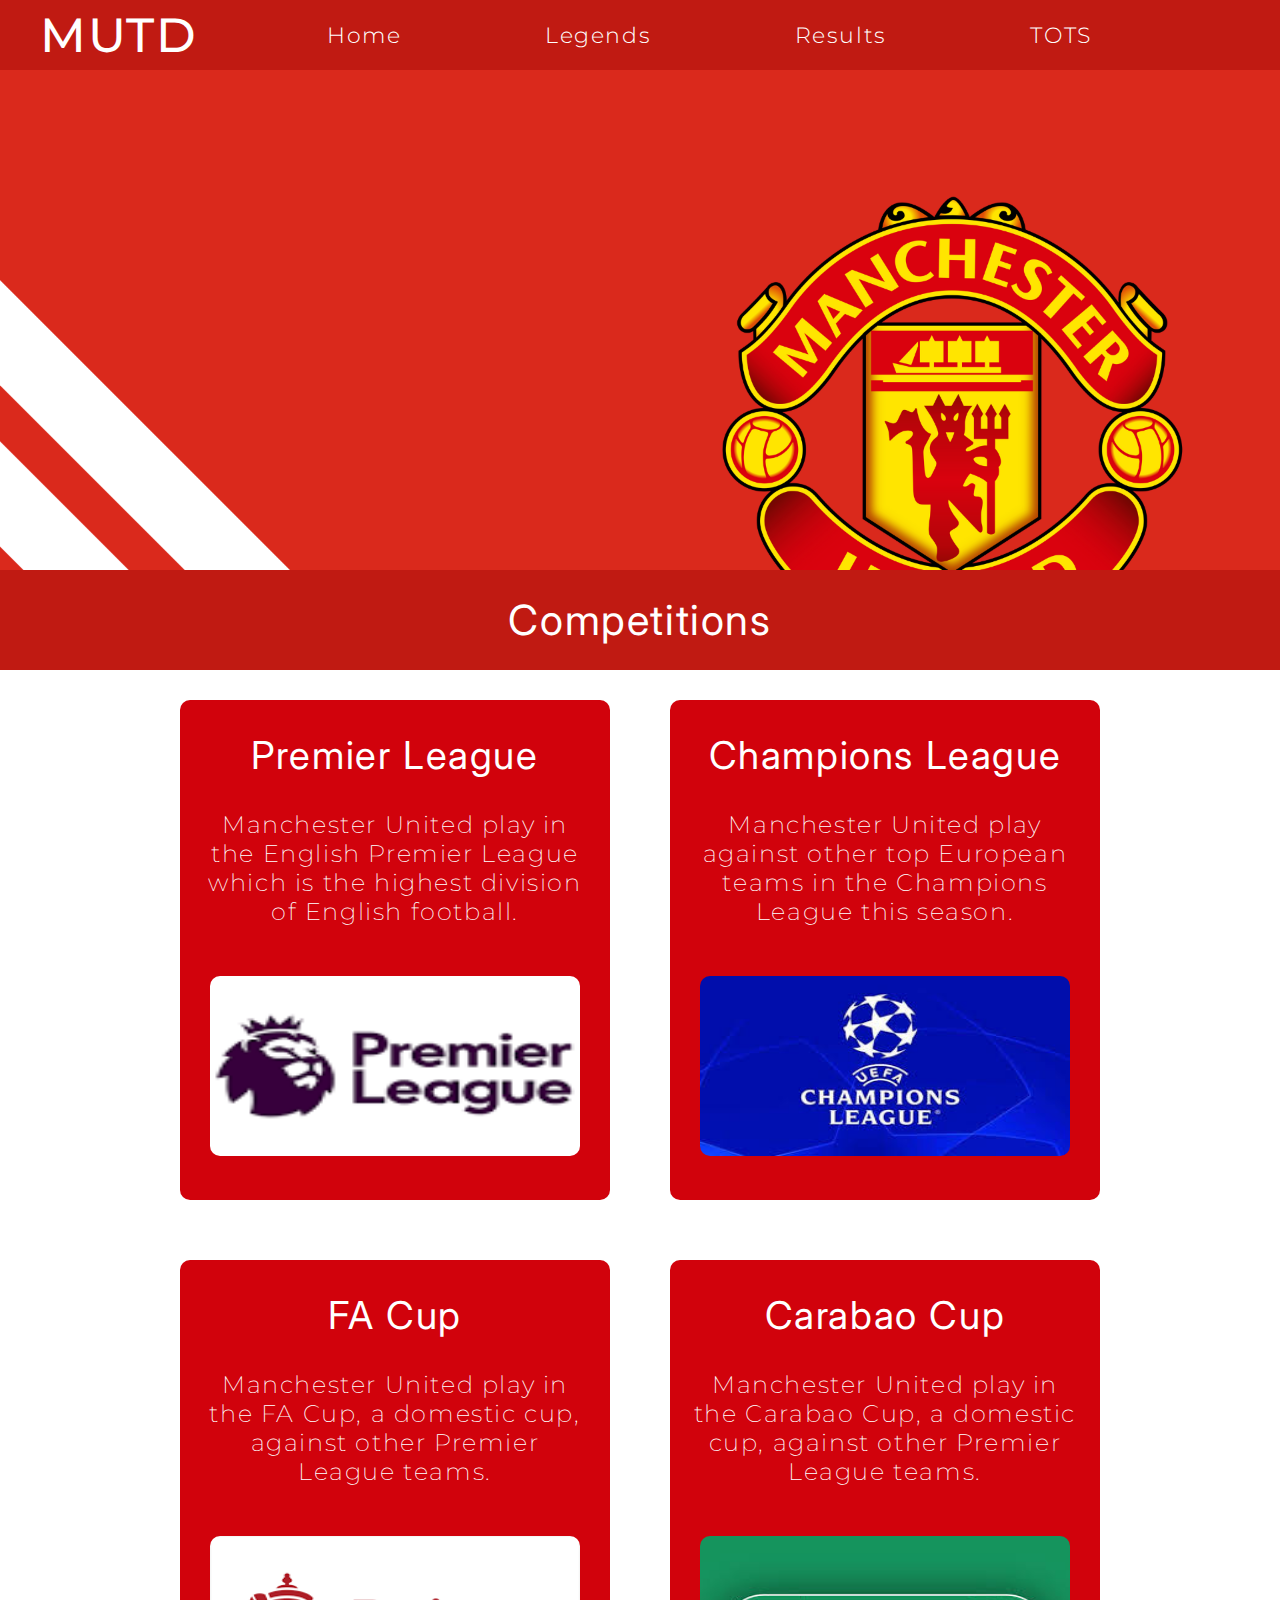
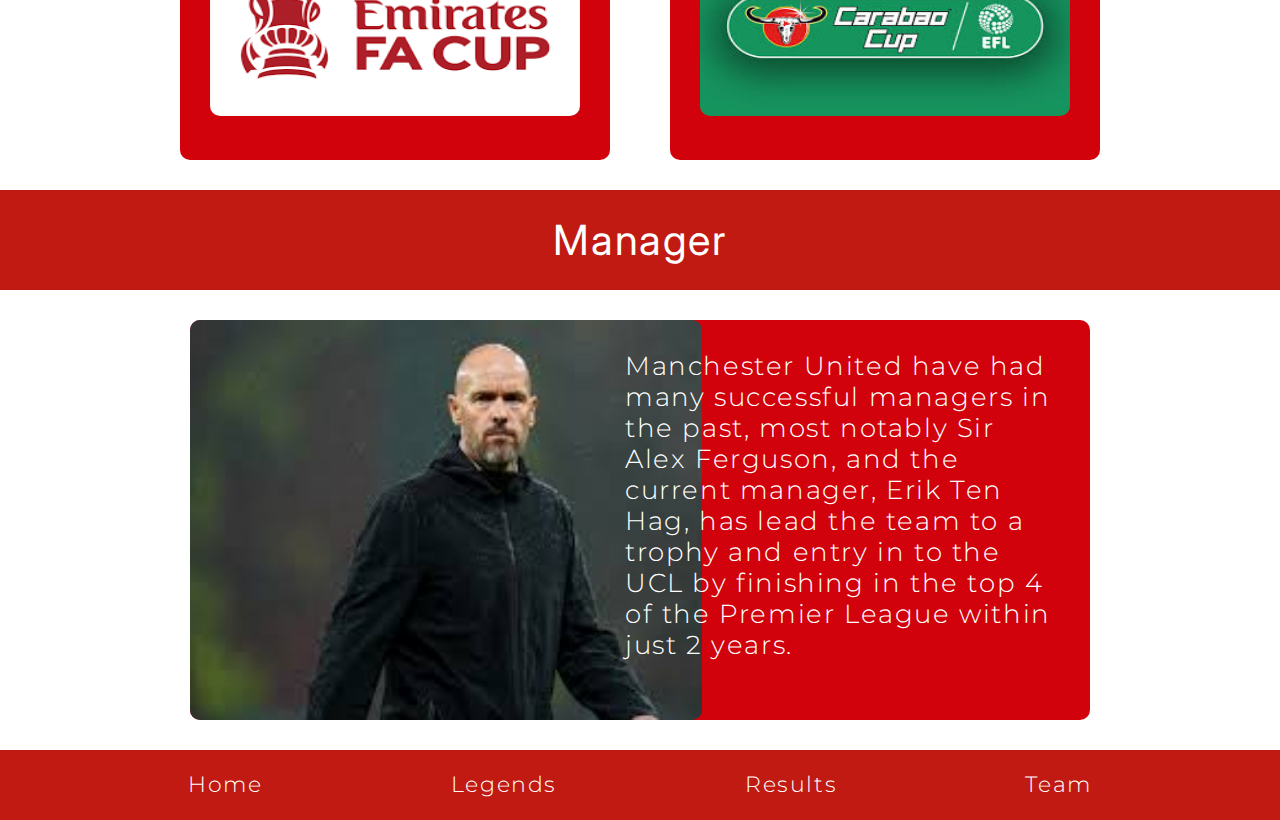
<file: index.html>
<!DOCTYPE html>
<html lang="en">
<head>
  <meta charset="UTF-8">
  <title>MUTD - Home</title>

  <link rel="stylesheet" href="styles.css">
</head>
<body>

<div class="container">

  <div class="navbar-container">
    <div class="navbar-extra">
      <h2>MUTD</h2>
    </div>
    <div class="navbar-elements">
      <a href="index.html">Home</a>
      <a href="legends.html">Legends</a>
      <a href="results.html">Results</a>
      <a href="team.html">TOTS</a>
    </div>
  </div>

  <div class="image-container"></div>

  <div class="competition-header">
    <h3>Competitions</h3>
  </div>

  <div class="competition-container">

    <div class="epl">
      <h2>Premier League</h2>
      <p>Manchester United play in the English Premier League which is the highest division of English football.</p>
      <img src="images/epl.png" alt="EPL">
    </div>

    <div class="ucl">
      <h2>Champions League</h2>
      <p>Manchester United play against other top European teams in the Champions League this season.</p>
      <img src="images/ucl.png" alt="UCL">
    </div>

    <div class="fa-cup">
      <h2>FA Cup</h2>
      <p>Manchester United play in the FA Cup, a domestic cup, against other Premier League teams.</p>
      <img src="images/facup.png" alt="FA Cup">
    </div>

    <div class="league-cup">
      <h2>Carabao Cup</h2>
      <p>Manchester United play in the Carabao Cup, a domestic cup, against other Premier League teams.</p>
      <img src="images/ccup.png" alt="Carabao Cup">
    </div>
  </div>

  <div class="information-header">
    <h3>Manager</h3>
  </div>

  <div class="information-container">
    <div class="information-box">

      <div class="left-box"></div>

      <div class="right-box">
        <p>Manchester United have had many successful managers in the past, most notably Sir Alex Ferguson, and the current manager, Erik Ten Hag, has lead the team to a trophy and entry in to the UCL by finishing in the top 4 of the Premier League within just 2 years.</p>
      </div>
    </div>
  </div>

  <div class="footer-container">
    <div class="footer-elements">
      <a href="index.html">Home</a>
      <a href="legends.html">Legends</a>
      <a href="results.html">Results</a>
      <a href="team.html">Team</a>
    </div>
  </div>
</div>

</body>
</html>
</file>
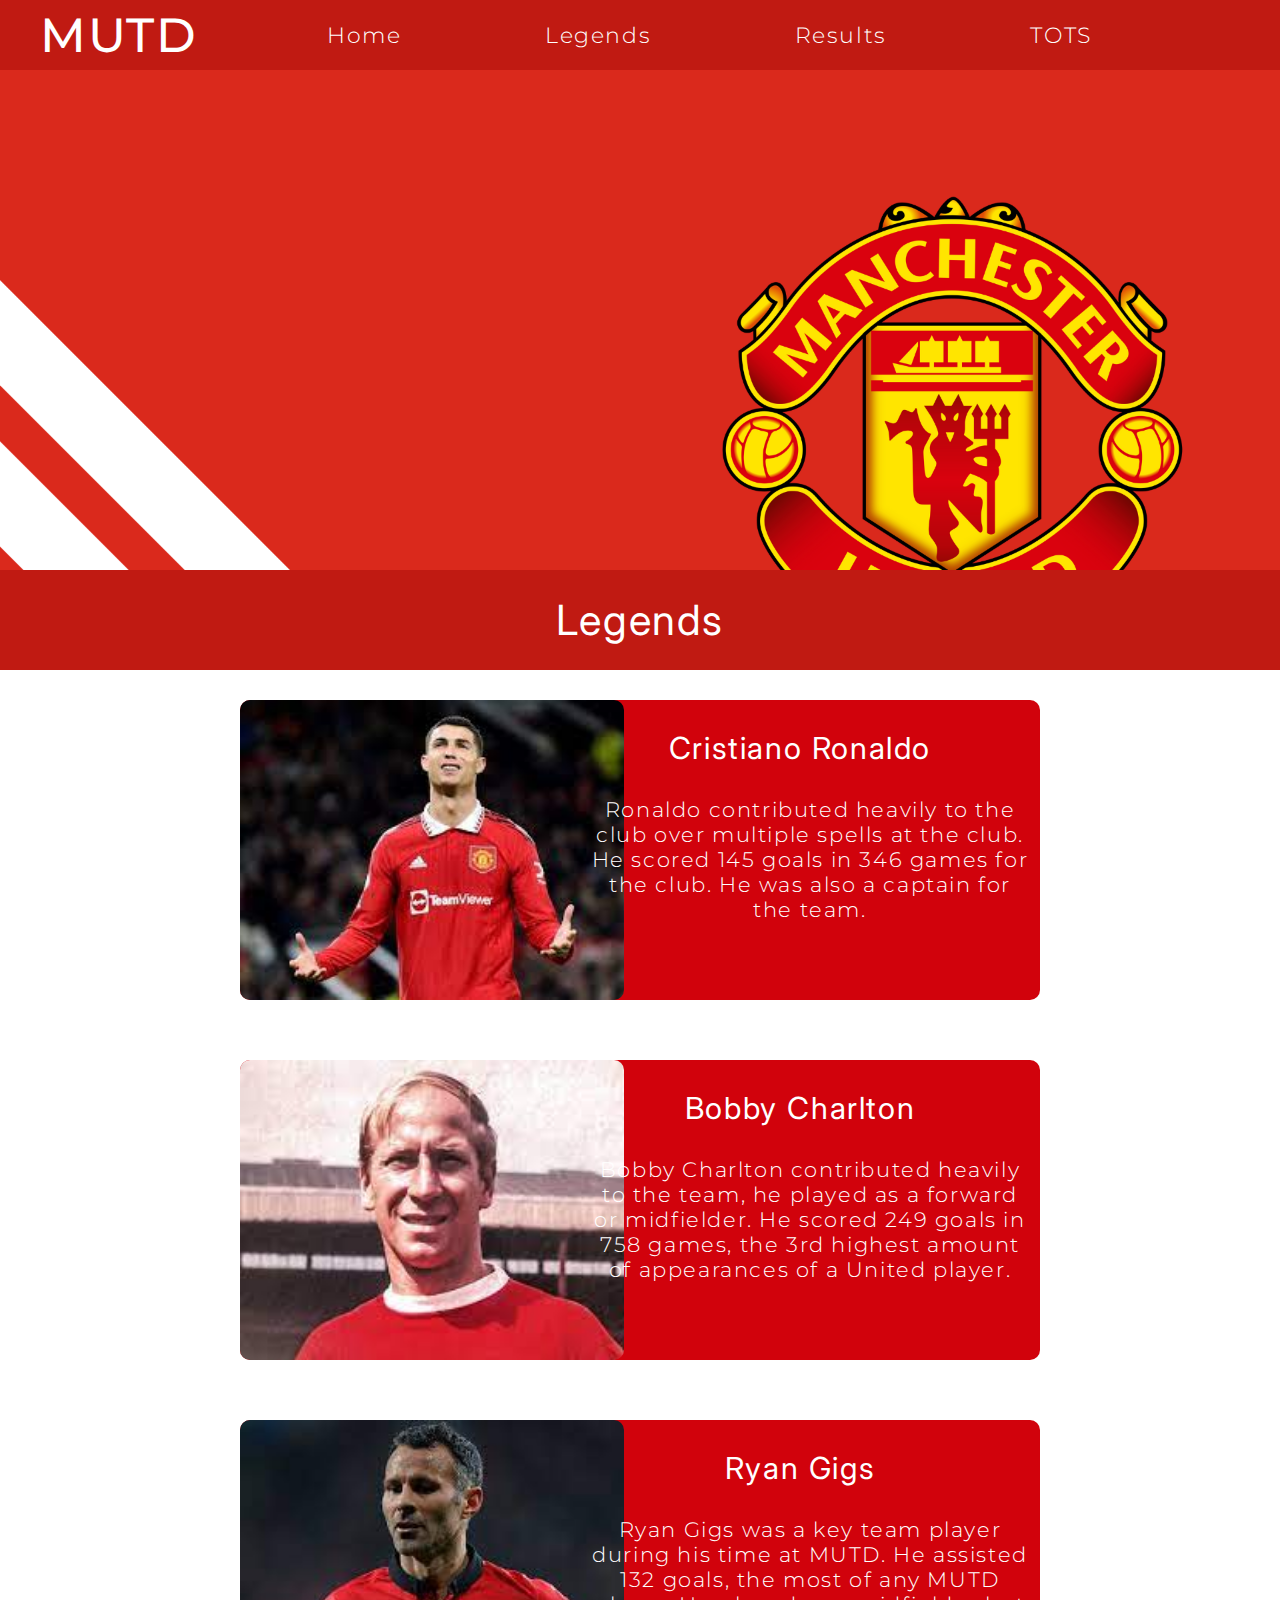
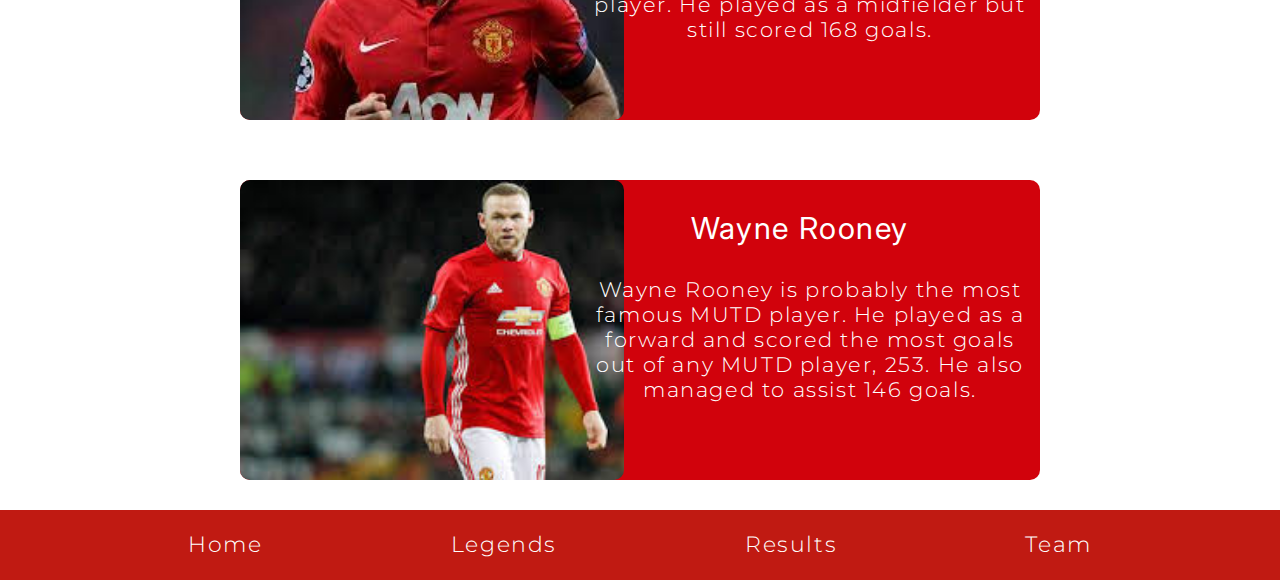
<file: legends.html>
<!DOCTYPE html>
<html lang="en">
<head>
    <meta charset="UTF-8">
    <title>Title</title>

    <link rel="stylesheet" href="styles.css">
</head>
<body>

<div class="container">

    <div class="navbar-container">
        <div class="navbar-extra">
            <h2>MUTD</h2>
        </div>
        <div class="navbar-elements">
            <a href="index.html">Home</a>
            <a href="legends.html">Legends</a>
            <a href="results.html">Results</a>
            <a href="team.html">TOTS</a>
        </div>
    </div>

    <div class="image-container"></div>

    <div class="competition-header">
        <h3>Legends</h3>
    </div>

    <div class="legends-container">
        <div class="legend1">
            <div class="left">

            </div>

            <div class="right">
                <h3>Cristiano Ronaldo</h3>
                <p>Ronaldo contributed heavily to the club over multiple spells at the club. He scored 145 goals in 346 games for the club. He was also a captain for the team.</p>
            </div>
        </div>

        <div class="legend2">
            <div class="left">

            </div>

            <div class="right">
                <h3>Bobby Charlton</h3>
                <p>Bobby Charlton contributed heavily to the team, he played as a forward or midfielder. He scored 249 goals in 758 games, the 3rd highest amount of appearances of a United player.</p>
            </div>
        </div>

        <div class="legend3">
            <div class="left">

            </div>

            <div class="right">
                <h3>Ryan Gigs</h3>
                <p>Ryan Gigs was a key team player during his time at MUTD. He assisted 132 goals, the most of any MUTD player. He played as a midfielder but still scored 168 goals.</p>
            </div>
        </div>

        <div class="legend4">
            <div class="left">

            </div>

            <div class="right">
                <h3>Wayne Rooney</h3>
                <p>Wayne Rooney is probably the most famous MUTD player. He played as a forward and scored the most goals out of any MUTD player, 253. He also managed to assist 146 goals.</p>
            </div>
        </div>
    </div>

    <div class="footer-container">
        <div class="footer-elements">
            <a href="index.html">Home</a>
            <a href="legends.html">Legends</a>
            <a href="results.html">Results</a>
            <a href="team.html">Team</a>
        </div>
    </div>
</div>

</body>
</html>
</file>
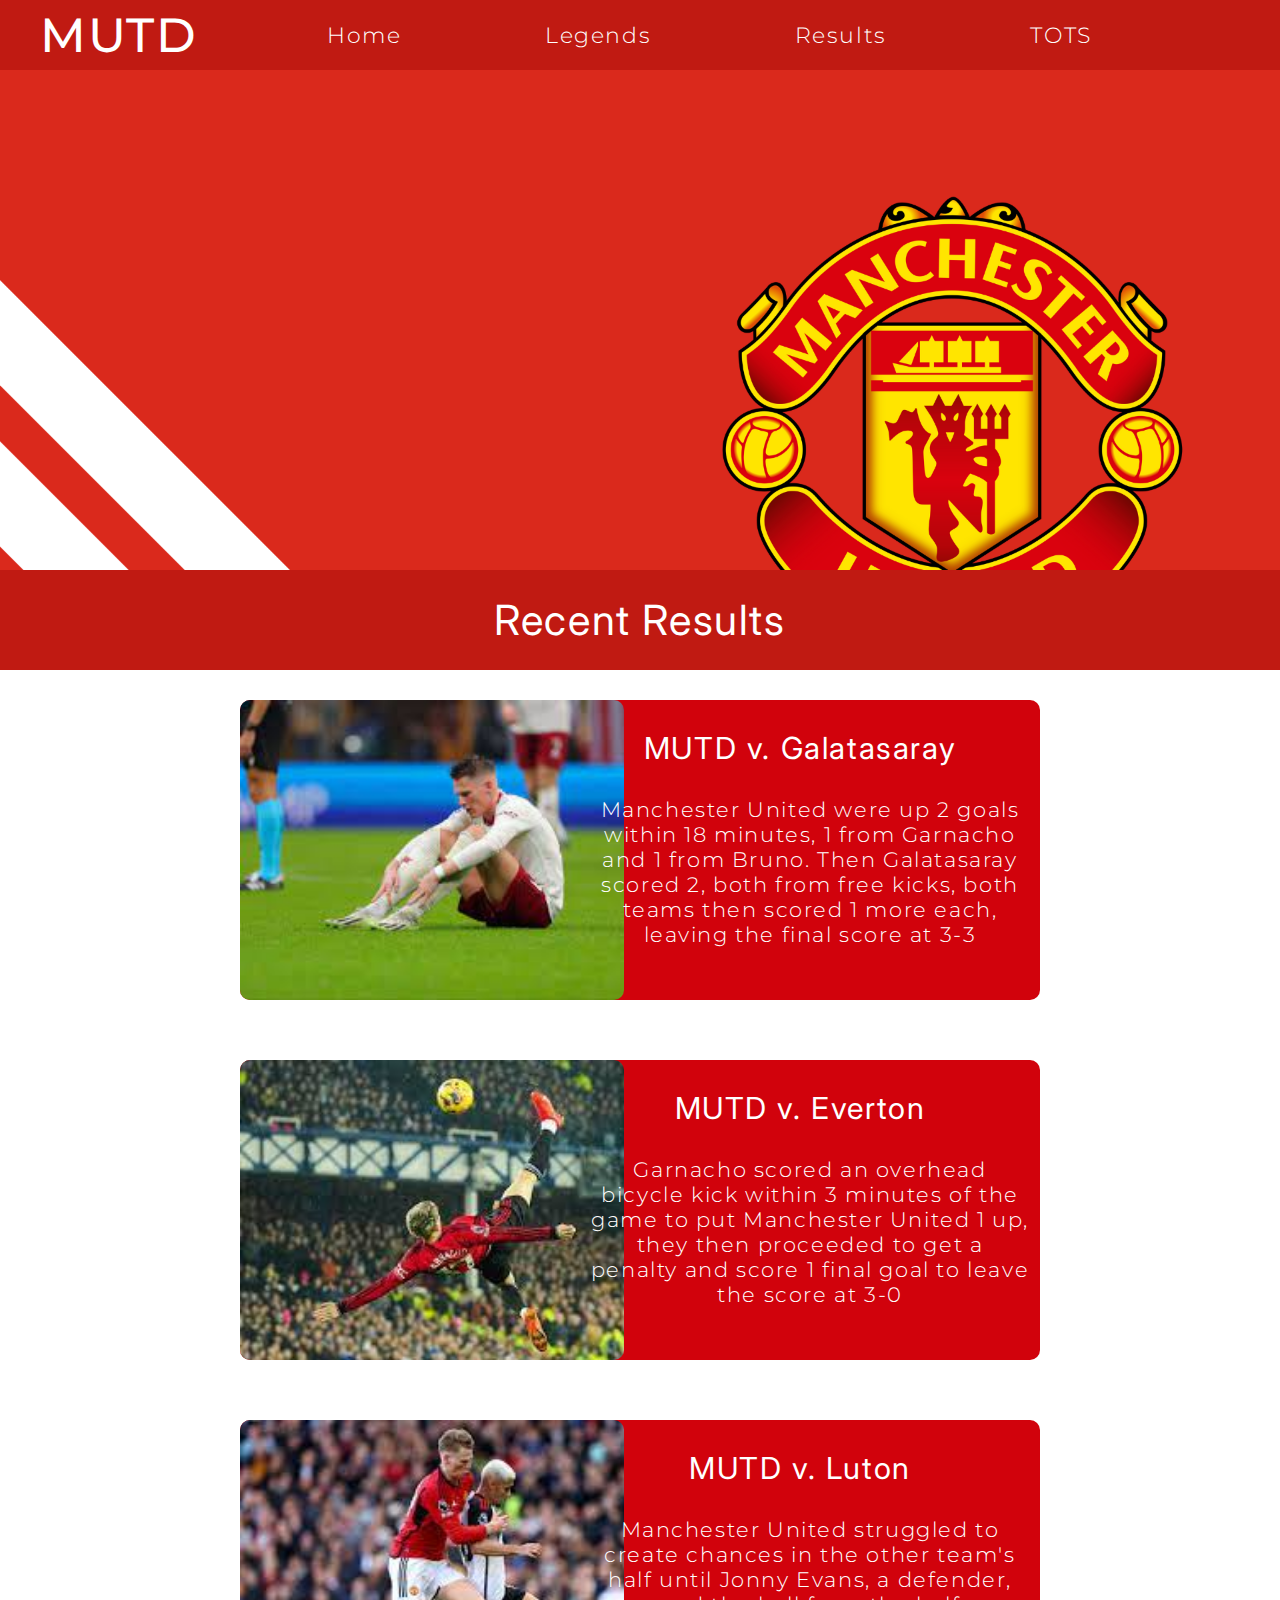
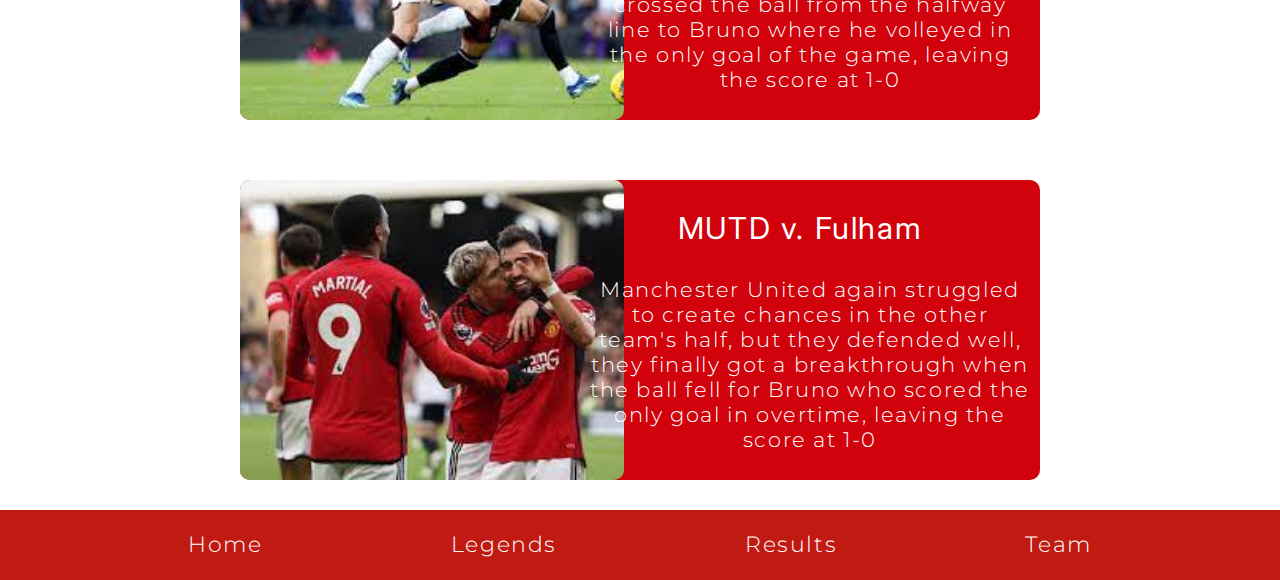
<file: results.html>
<!DOCTYPE html>
<html lang="en">
<head>
    <meta charset="UTF-8">
    <title>Title</title>

    <link rel="stylesheet" href="styles.css">
</head>
<body>

<div class="container">

    <div class="navbar-container">
        <div class="navbar-extra">
            <h2>MUTD</h2>
        </div>
        <div class="navbar-elements">
            <a href="index.html">Home</a>
            <a href="legends.html">Legends</a>
            <a href="results.html">Results</a>
            <a href="team.html">TOTS</a>
        </div>
    </div>

    <div class="image-container"></div>

    <div class="competition-header">
        <h3>Recent Results</h3>
    </div>

    <div class="results-container">
        <div class="result1">
            <div class="left">

            </div>

            <div class="right">
                <h3>MUTD v. Galatasaray</h3>
                <p>Manchester United were up 2 goals within 18 minutes, 1 from Garnacho and 1 from Bruno. Then Galatasaray scored 2, both from free kicks, both teams then scored 1 more each, leaving the final score at 3-3</p>
            </div>
        </div>

        <div class="result2">
            <div class="left">

            </div>

            <div class="right">
                <h3>MUTD v. Everton</h3>
                <p>Garnacho scored an overhead bicycle kick within 3 minutes of the game to put Manchester United 1 up, they then proceeded to get a penalty and score 1 final goal to leave the score at 3-0</p>
            </div>
        </div>

        <div class="result3">
            <div class="left">

            </div>

            <div class="right">
                <h3>MUTD v. Luton</h3>
                <p>Manchester United struggled to create chances in the other team's half until Jonny Evans, a defender, crossed the ball from the halfway line to Bruno where he volleyed in the only goal of the game, leaving the score at 1-0</p>
            </div>
        </div>

        <div class="result4">
            <div class="left">

            </div>

            <div class="right">
                <h3>MUTD v. Fulham</h3>
                <p>Manchester United again struggled to create chances in the other team's half, but they defended well, they finally got a breakthrough when the ball fell for Bruno who scored the only goal in overtime, leaving the score at 1-0</p>
            </div>
        </div>
    </div>

    <div class="footer-container">
        <div class="footer-elements">
            <a href="index.html">Home</a>
            <a href="legends.html">Legends</a>
            <a href="results.html">Results</a>
            <a href="team.html">Team</a>
        </div>
    </div>
</div>

</body>
</html>
</file>
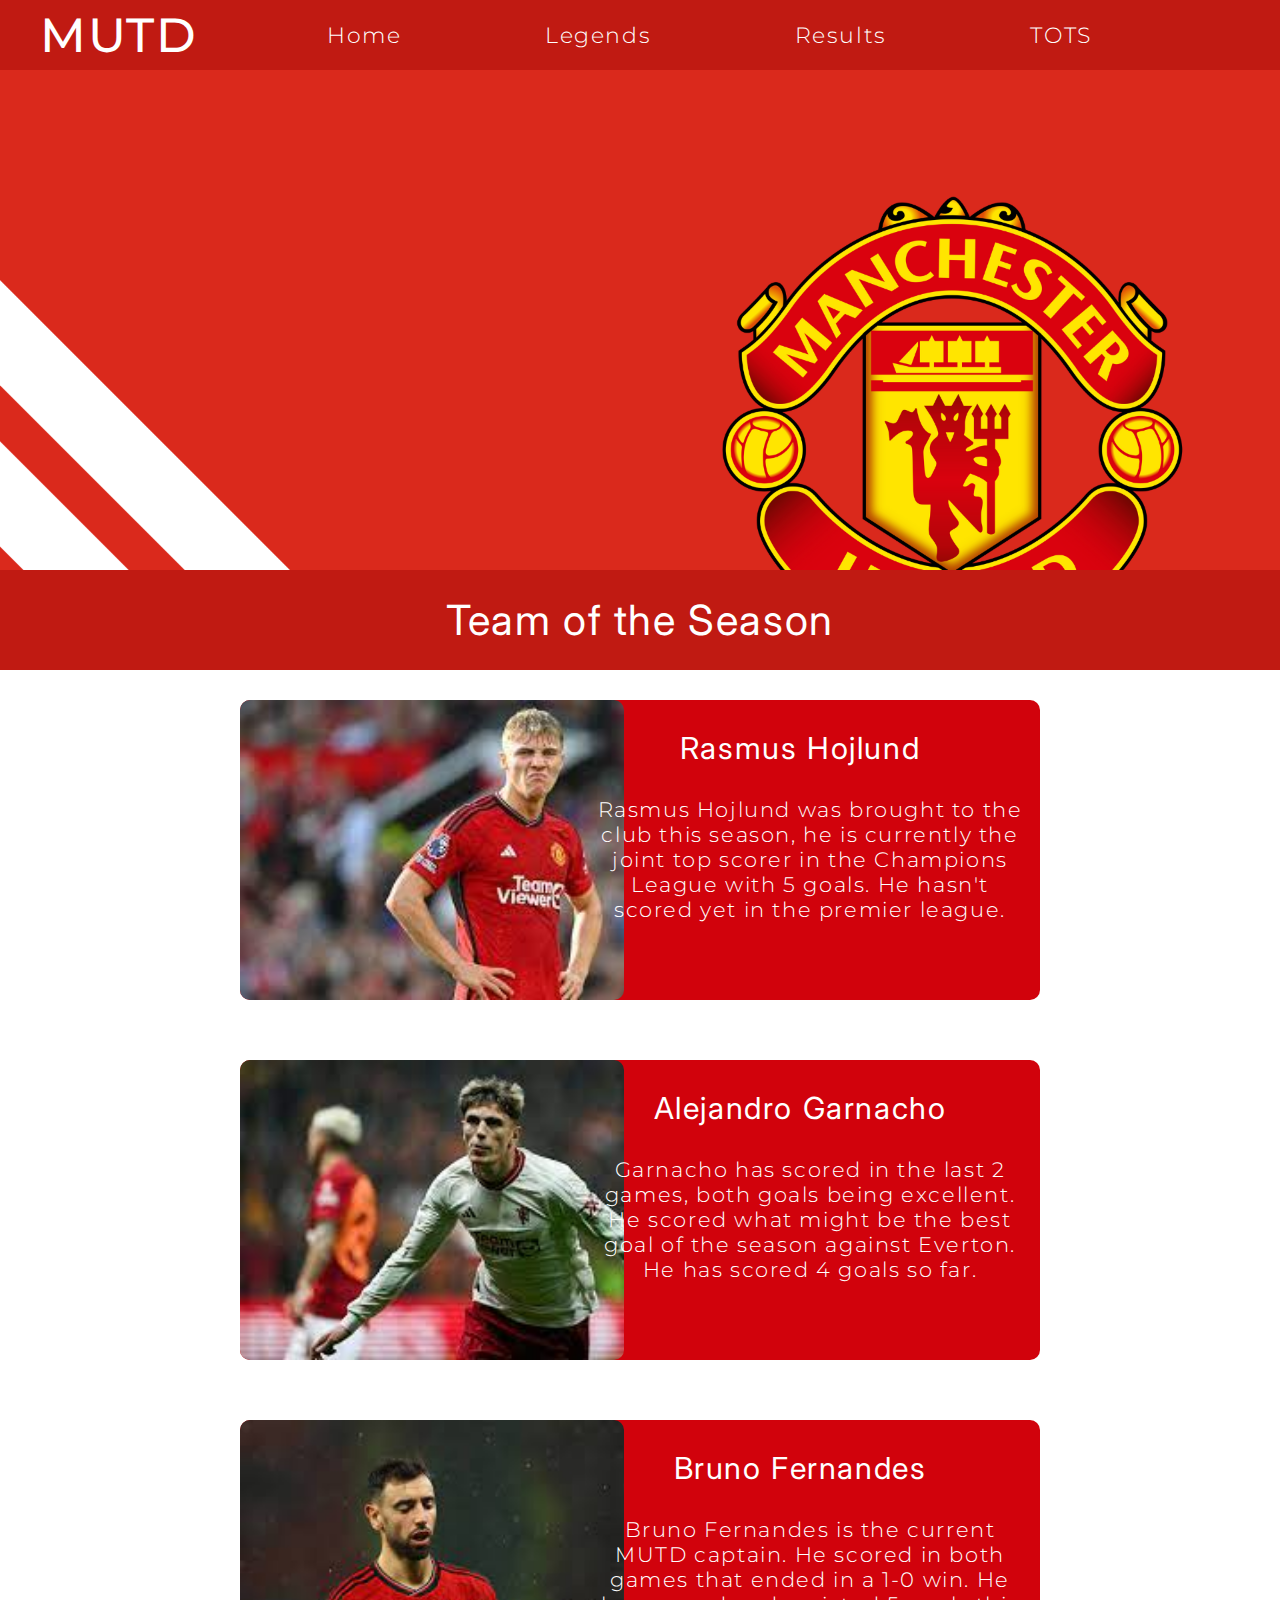
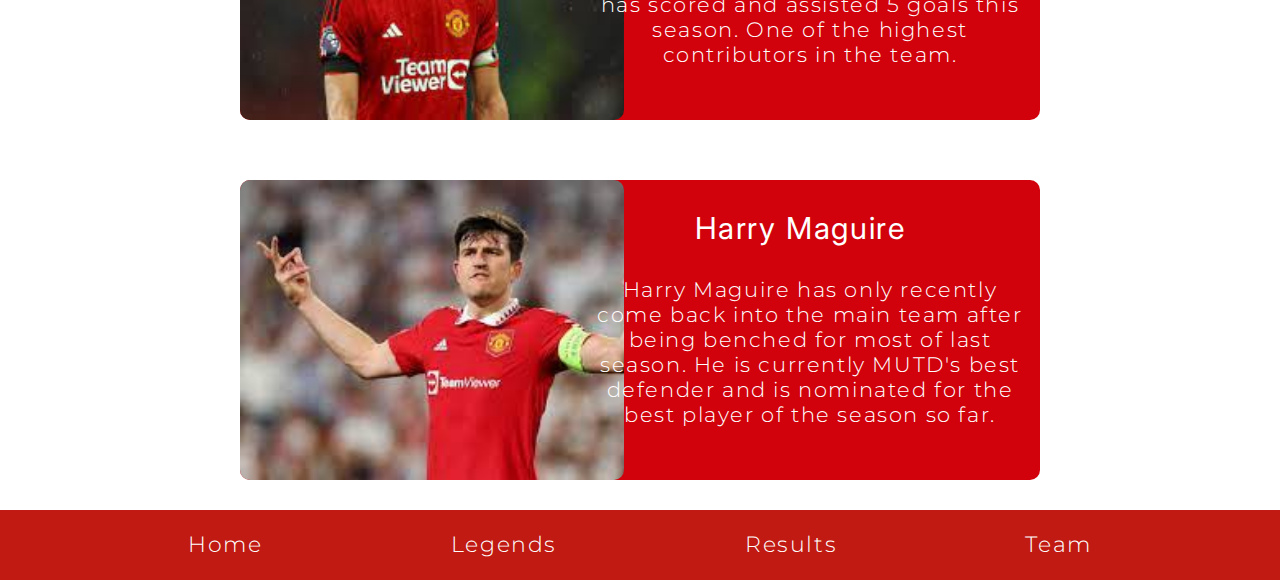
<file: team.html>
<!DOCTYPE html>
<html lang="en">
<head>
    <meta charset="UTF-8">
    <title>Title</title>

    <link rel="stylesheet" href="styles.css">
</head>
<body>

<div class="container">

    <div class="navbar-container">
        <div class="navbar-extra">
            <h2>MUTD</h2>
        </div>
        <div class="navbar-elements">
            <a href="index.html">Home</a>
            <a href="legends.html">Legends</a>
            <a href="results.html">Results</a>
            <a href="team.html">TOTS</a>
        </div>
    </div>

    <div class="image-container"></div>

    <div class="competition-header">
        <h3>Team of the Season</h3>
    </div>

    <div class="tots-container">
        <div class="tots1">
            <div class="left">

            </div>

            <div class="right">
                <h3>Rasmus Hojlund</h3>
                <p>Rasmus Hojlund was brought to the club this season, he is currently the joint top scorer in the Champions League with 5 goals. He hasn't scored yet in the premier league.</p>
            </div>
        </div>

        <div class="tots2">
            <div class="left">

            </div>

            <div class="right">
                <h3>Alejandro Garnacho</h3>
                <p>Garnacho has scored in the last 2 games, both goals being excellent. He scored what might be the best goal of the season against Everton. He has scored 4 goals so far.</p>
            </div>
        </div>

        <div class="tots3">
            <div class="left">

            </div>

            <div class="right">
                <h3>Bruno Fernandes</h3>
                <p>Bruno Fernandes is the current MUTD captain. He scored in both games that ended in a 1-0 win. He has scored and assisted 5 goals this season. One of the highest contributors in the team.</p>
            </div>
        </div>

        <div class="tots4">
            <div class="left">

            </div>

            <div class="right">
                <h3>Harry Maguire</h3>
                <p>Harry Maguire has only recently come back into the main team after being benched for most of last season. He is currently MUTD's best defender and is nominated for the best player of the season so far.</p>
            </div>
        </div>
    </div>

    <div class="footer-container">
        <div class="footer-elements">
            <a href="index.html">Home</a>
            <a href="legends.html">Legends</a>
            <a href="results.html">Results</a>
            <a href="team.html">Team</a>
        </div>
    </div>
</div>

</body>
</html>
</file>
<file: styles.css>
@import url('https://fonts.googleapis.com/css2?family=Montserrat:wght@300;400;500&display=swap');
@import url('https://fonts.googleapis.com/css2?family=Inter:wght@100;200;300;400;500;600;700&display=swap');

body {
    margin: 0;
    padding: 0;
    font-size: 16px;
    letter-spacing: 0.1rem;
}

.navbar-container {
    display: flex;
    width: 100%;
    height: 70px;

    background-color: #C01A12;
}

.navbar-elements {
    width: 80%;
    float: right;
    display: flex;
    justify-content: space-evenly;
    align-items: center;
}

.navbar-elements a {
    font-size: 1.4rem;
    text-decoration: none;
    color: white;

    padding: 22px 14px;

    font-family: 'Montserrat', sans-serif;
    font-weight: 300;
}

.navbar-elements a:hover {
    color: #D9D9D9;
    background-color: #99403A;
}

.navbar-extra {
    display: flex;
    align-items: center;
    padding-left: 40px;
}

.navbar-container h2 {
    font-size: 3rem;

    color: white;

    font-family: 'Montserrat', sans-serif;
    font-weight: 500;
}

.image-container {
    height: 500px;
    background: url("images/mutd_background.png") no-repeat;
    background-size: cover;
}

.competition-header {
    height: 100px;
    background-color: #C01A12;
    display: flex;
    align-items: center;
    justify-content: center;
}

.competition-header h3 {
    font-family: 'Inter', sans-serif;
    font-weight: 400;
    color: white;
    font-size: 2.6rem;
}

.competition-container {
    display: flex;
    flex-wrap: wrap;
    justify-content: center;
}

.competition-container div {
    background-color: #d1020c;
    height: 500px;
    width: 430px;
    margin: 30px;
    border-radius: 10px;
}

.competition-container div h2 {
    font-family: 'Inter', sans-serif;
    font-weight: 400;
    color: white;
    font-size: 2.4rem;
    text-align: center;
}

.competition-container div p {
    font-family: 'Montserrat', sans-serif;
    font-weight: 200;
    color: white;
    font-size: 1.5rem;
    text-align: center;
    margin: 20px;
}

.competition-container div img {
    margin: 30px;
    width: 370px;
    height: 180px;
    border-radius: 10px;
}

.footer-container {
    background-color: #C01A12;
    height: 70px;
}

.footer-elements {
    display: flex;
    justify-content: space-evenly;
    align-items: center;
}

.footer-elements a {
    font-size: 1.4rem;
    text-decoration: none;
    color: white;

    padding-top: 20px;

    font-family: 'Montserrat', sans-serif;
    font-weight: 300;
}

.information-header {
    height: 100px;
    background-color: #C01A12;
    display: flex;
    align-items: center;
    justify-content: center;
}

.information-header h3 {
    font-family: 'Inter', sans-serif;
    font-weight: 400;
    color: white;
    font-size: 2.6rem;
}

.information-container {
    display: flex;
    align-items: center;
    justify-content: center;
}

.information-box {
    background-color: #d1020c;
    height: 400px;
    width: 900px;
    margin: 30px;
    border-radius: 10px;
}

.left-box {
    height: 400px;
    width: 40%;
    position: absolute;

    background: url("images/eth.png") no-repeat;
    background-size: cover;
    border-radius: 10px;
}

.right-box {
    height: 400px;
    width: 55%;
    position: relative;
    float: right;
    border-radius: 10px;
}

.right-box p {
    font-family: 'Montserrat', sans-serif;
    font-weight: 300;
    color: white;
    font-size: 1.6rem;
    margin: 30px;
}

.legends-container {
    display: flex;
    align-items: center;
    justify-content: space-evenly;
    flex-wrap: wrap;
}

.legend1, .legend2, .legend3, .legend4 {
    height: 300px;
    width: 800px;
    background-color: #d1020c;
    margin: 30px;
    border-radius: 10px;
}

.left {
    border-radius: 10px;
    position: absolute;
    width: 30%;
    height: 300px;
}

.right {
    border-radius: 10px;
    position: relative;
    float: right;
    width: 60%;
    height: 300px;

    text-align: center;
}

.right h3 {
    font-family: 'Inter', sans-serif;
    font-weight: 400;
    color: white;
    font-size: 1.9rem;
}

.right p {
    font-family: 'Montserrat', sans-serif;
    font-weight: 300;
    color: white;
    font-size: 1.3rem;
    margin-left: 30px;
    margin-right: 10px;
}

.legend1 .left {
    background: url("images/ronaldo.png") no-repeat;
    background-size: cover;
}

.legend2 .left {
    background: url("images/bobby.png") no-repeat;
    background-size: cover;
}

.legend3 .left {
    background: url("images/gigs.png") no-repeat;
    background-size: cover;
}

.legend4 .left {
    background: url("images/rooney.png") no-repeat;
    background-size: cover;
}

.results-container {
    display: flex;
    align-items: center;
    justify-content: space-evenly;
    flex-wrap: wrap;
}

.result1, .result2, .result3, .result4 {
    height: 300px;
    width: 800px;
    background-color: #d1020c;
    margin: 30px;
    border-radius: 10px;
}

.left {
    border-radius: 10px;
    position: absolute;
    width: 30%;
    height: 300px;
}

.right {
    border-radius: 10px;
    position: relative;
    float: right;
    width: 60%;
    height: 300px;

    text-align: center;
}

.right h3 {
    font-family: 'Inter', sans-serif;
    font-weight: 400;
    color: white;
    font-size: 1.9rem;
}

.right p {
    font-family: 'Montserrat', sans-serif;
    font-weight: 300;
    color: white;
    font-size: 1.3rem;
    margin-left: 30px;
    margin-right: 10px;
}

.result1 .left {
    background: url("images/mvg.png") no-repeat;
    background-size: cover;
}

.result2 .left {
    background: url("images/mve.png") no-repeat;
    background-size: cover;
}

.result3 .left {
    background: url("images/mvl.png") no-repeat;
    background-size: cover;
}

.result4 .left {
    background: url("images/mvf.png") no-repeat;
    background-size: cover;
}

.tots-container {
    display: flex;
    align-items: center;
    justify-content: space-evenly;
    flex-wrap: wrap;
}

.tots1, .tots2, .tots3, .tots4 {
    height: 300px;
    width: 800px;
    background-color: #d1020c;
    margin: 30px;
    border-radius: 10px;
}

.left {
    border-radius: 10px;
    position: absolute;
    width: 30%;
    height: 300px;
}

.right {
    border-radius: 10px;
    position: relative;
    float: right;
    width: 60%;
    height: 300px;

    text-align: center;
}

.right h3 {
    font-family: 'Inter', sans-serif;
    font-weight: 400;
    color: white;
    font-size: 1.9rem;
}

.right p {
    font-family: 'Montserrat', sans-serif;
    font-weight: 300;
    color: white;
    font-size: 1.3rem;
    margin-left: 30px;
    margin-right: 10px;
}

.tots1 .left {
    background: url("images/hojlund.png") no-repeat;
    background-size: cover;
}

.tots2 .left {
    background: url("images/gar.png") no-repeat;
    background-size: cover;
}

.tots3 .left {
    background: url("images/bruno.png") no-repeat;
    background-size: cover;
}

.tots4 .left {
    background: url("images/maguire.png") no-repeat;
    background-size: cover;
}
</file>
